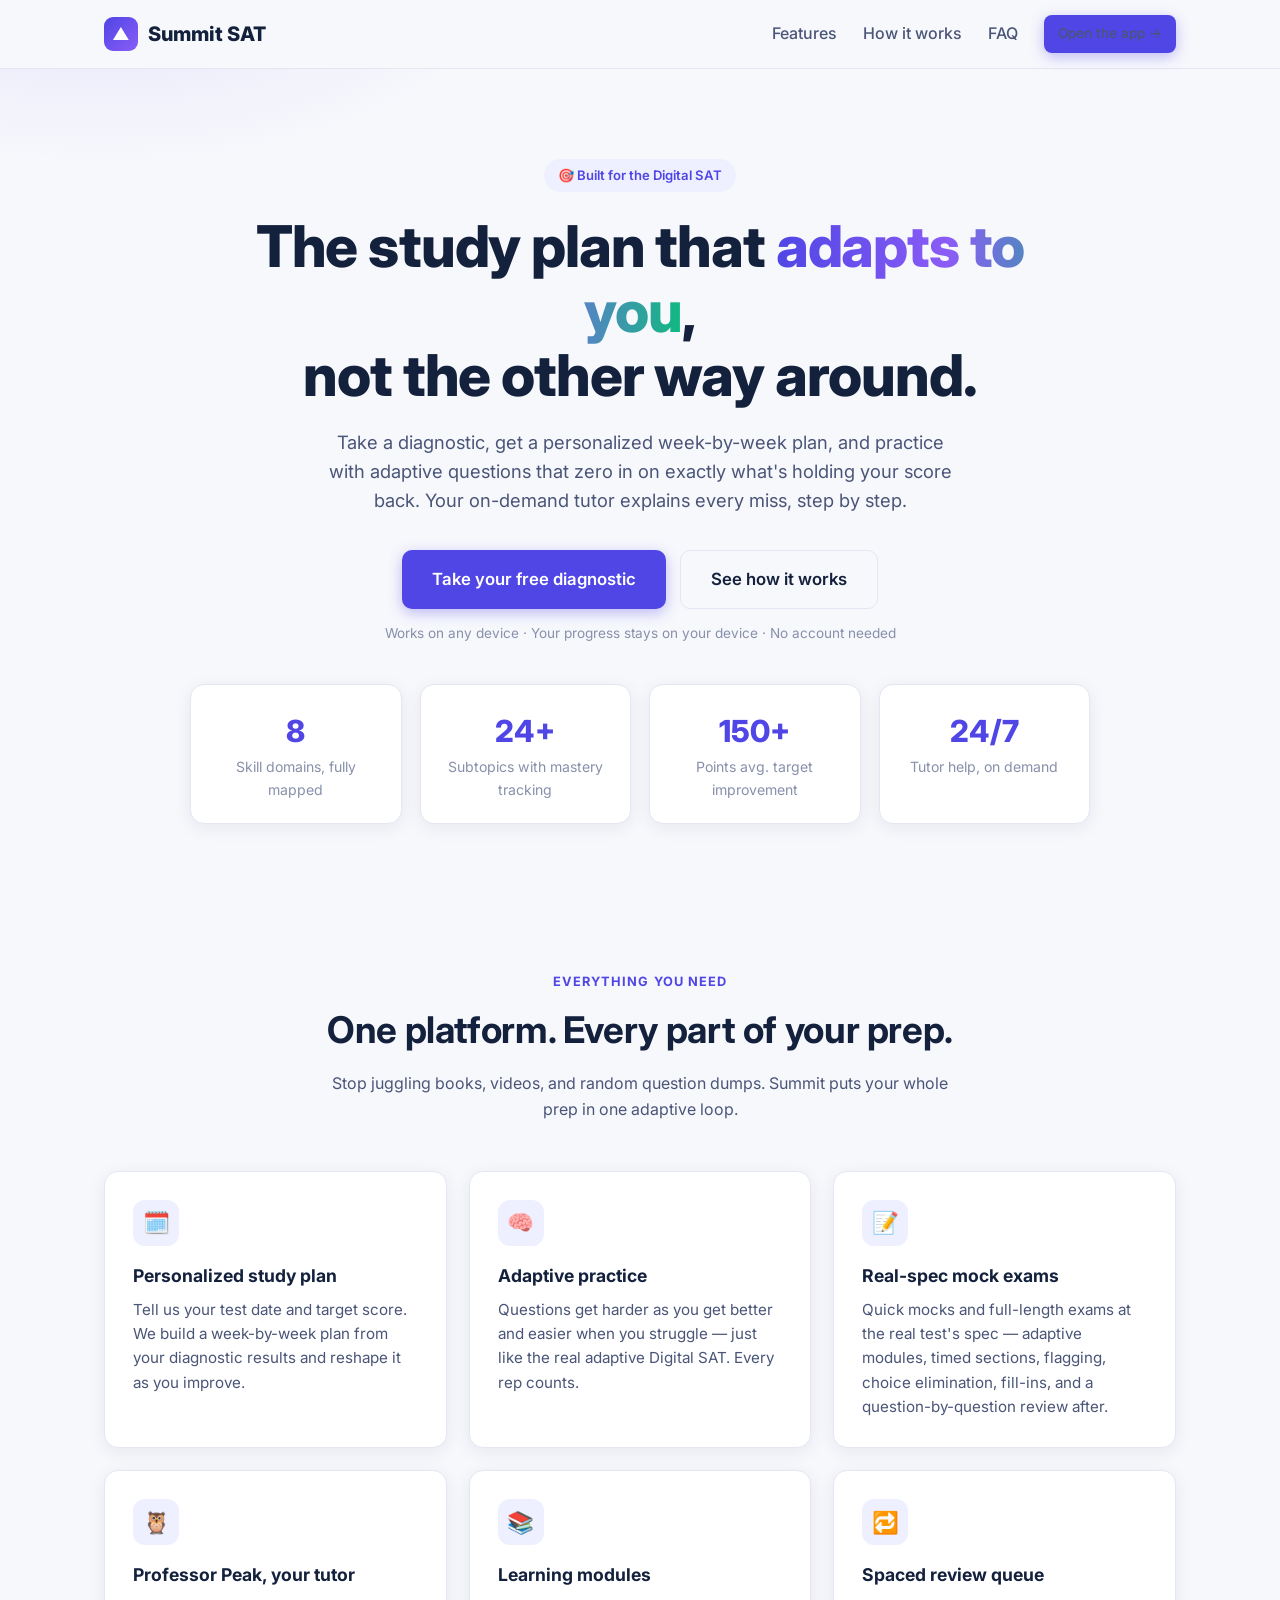
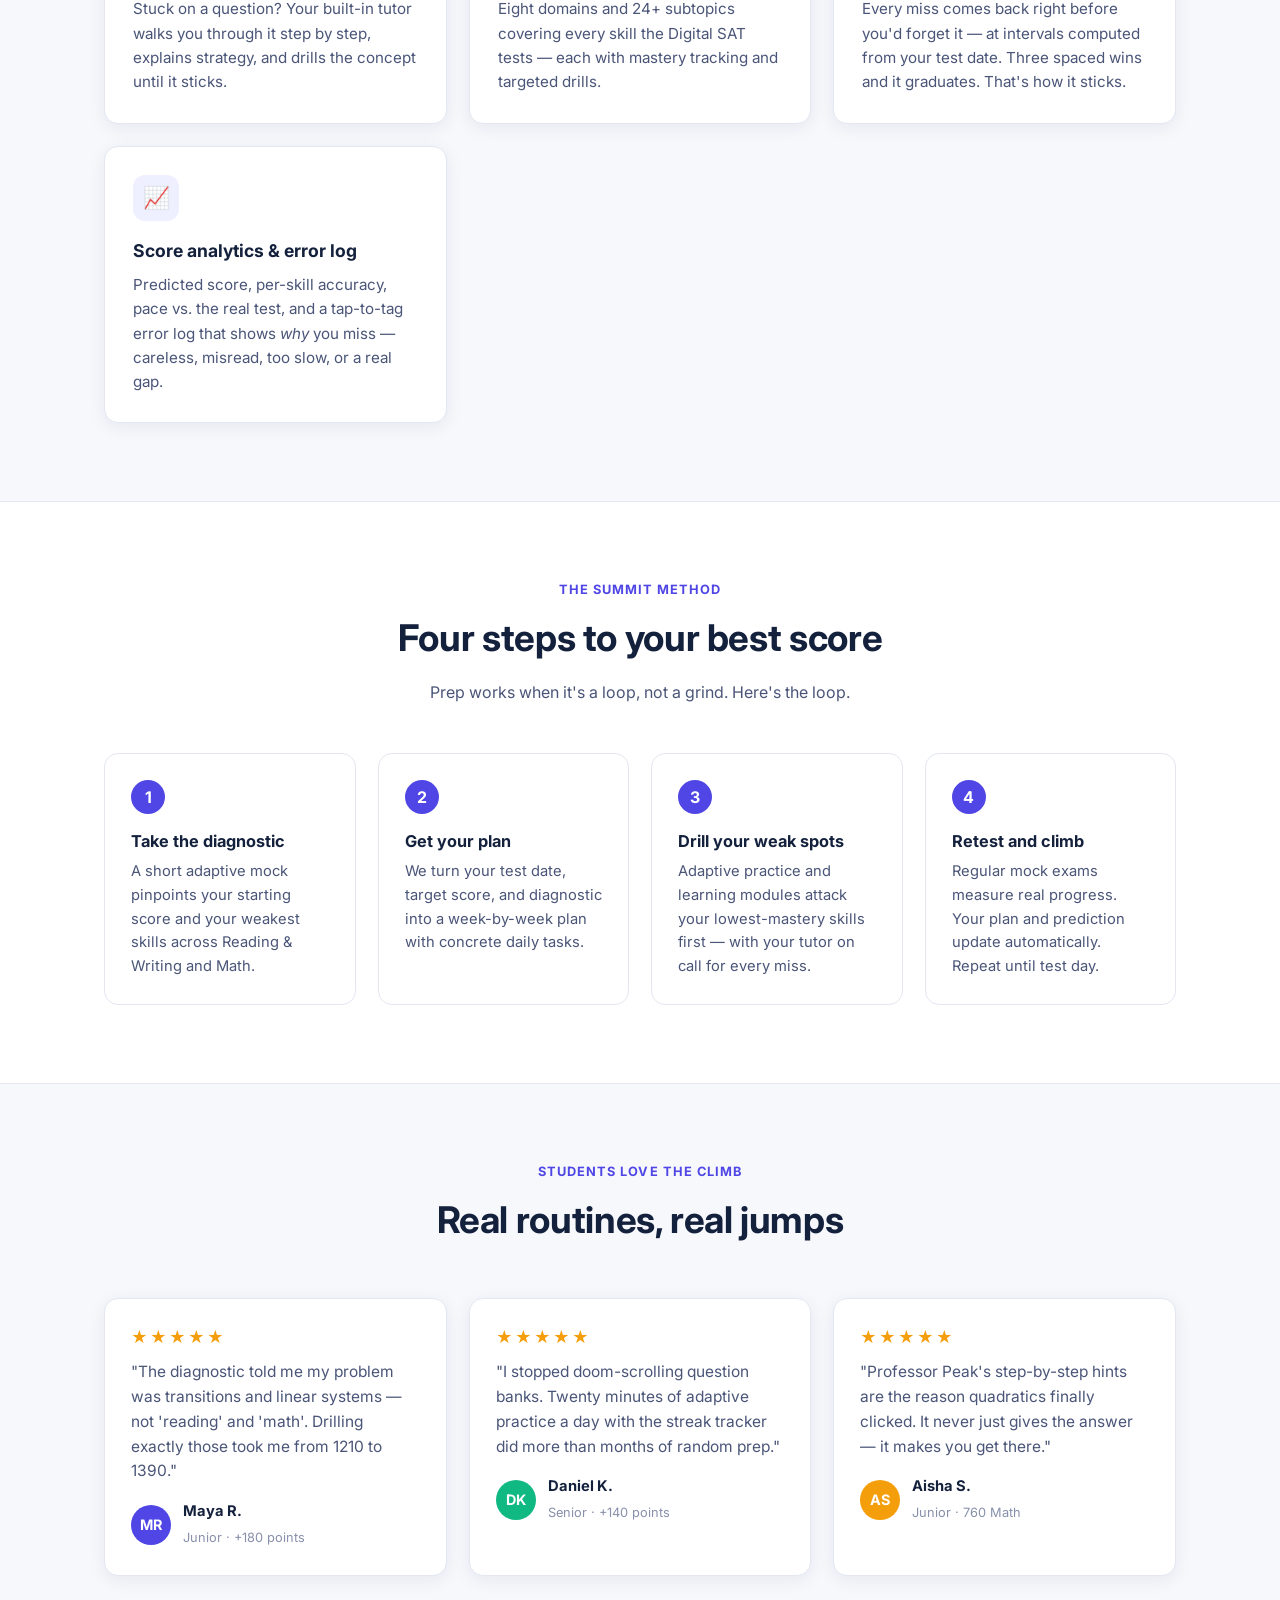
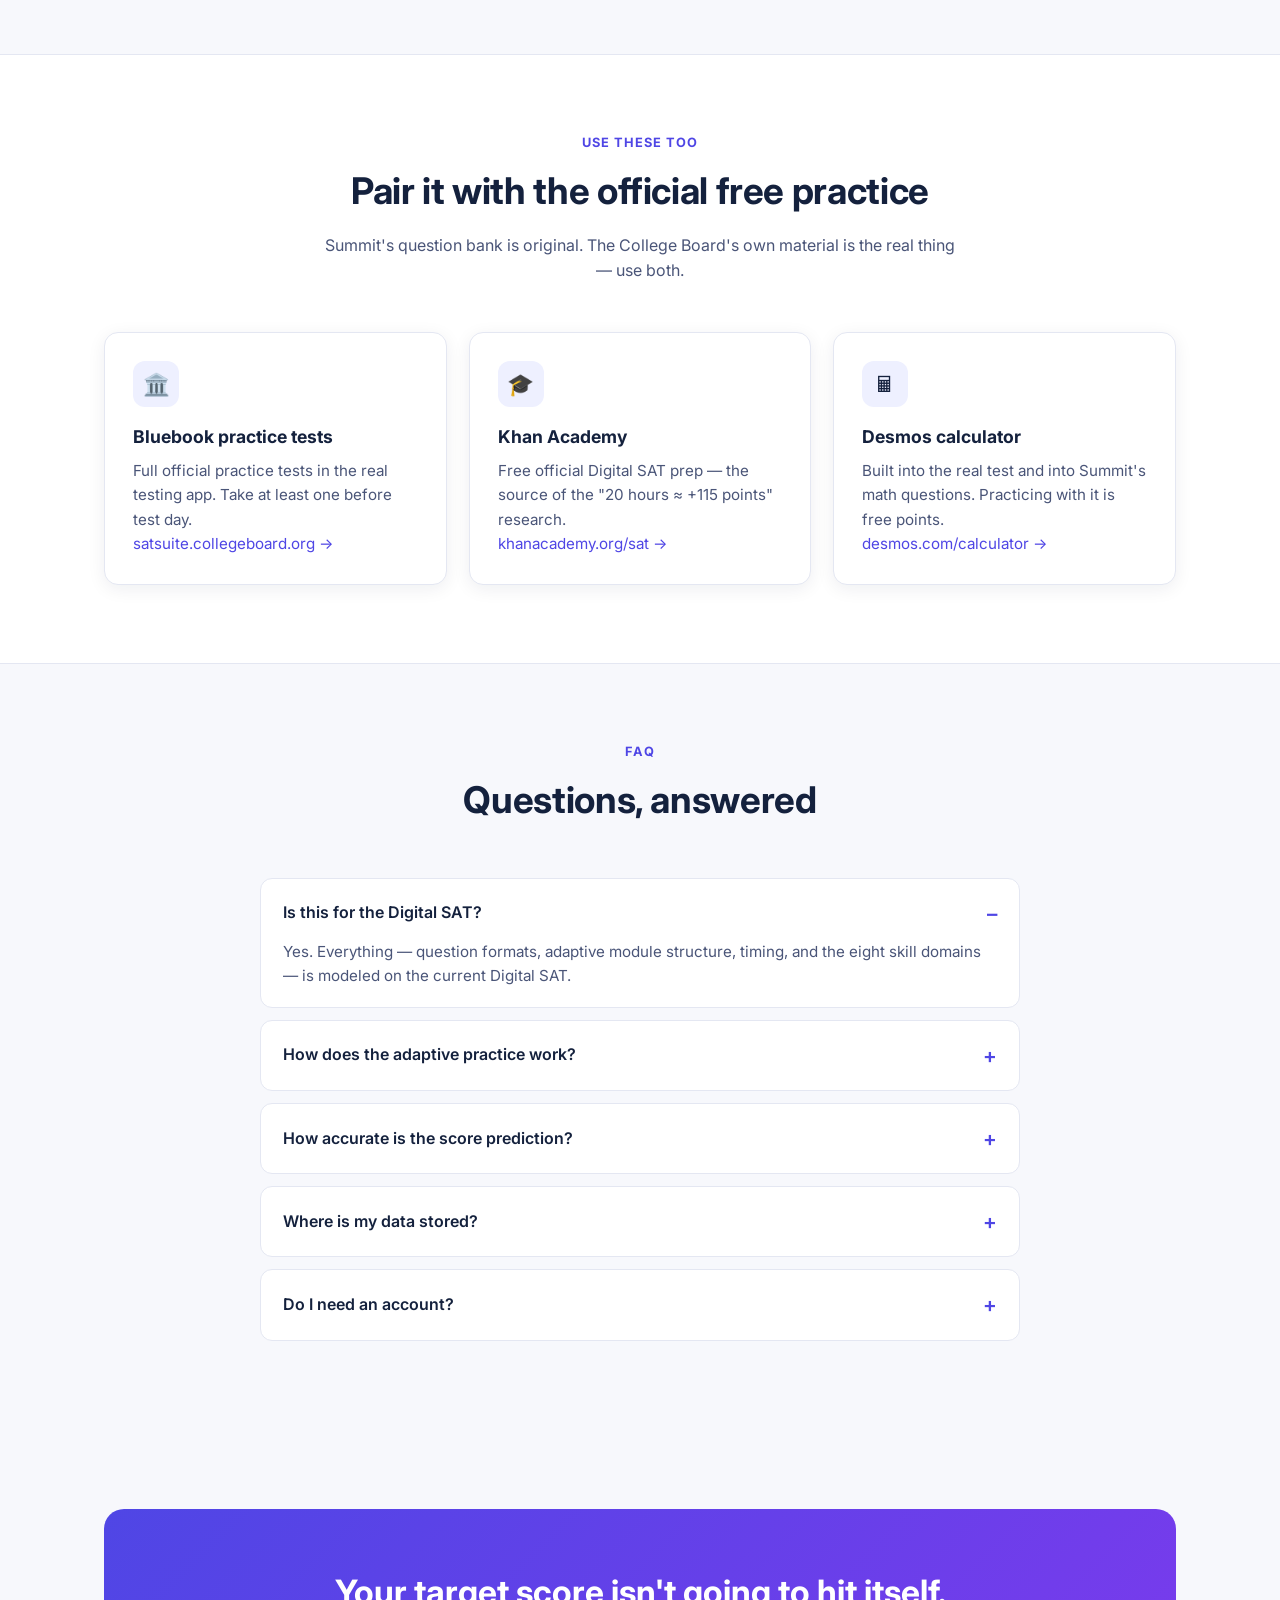
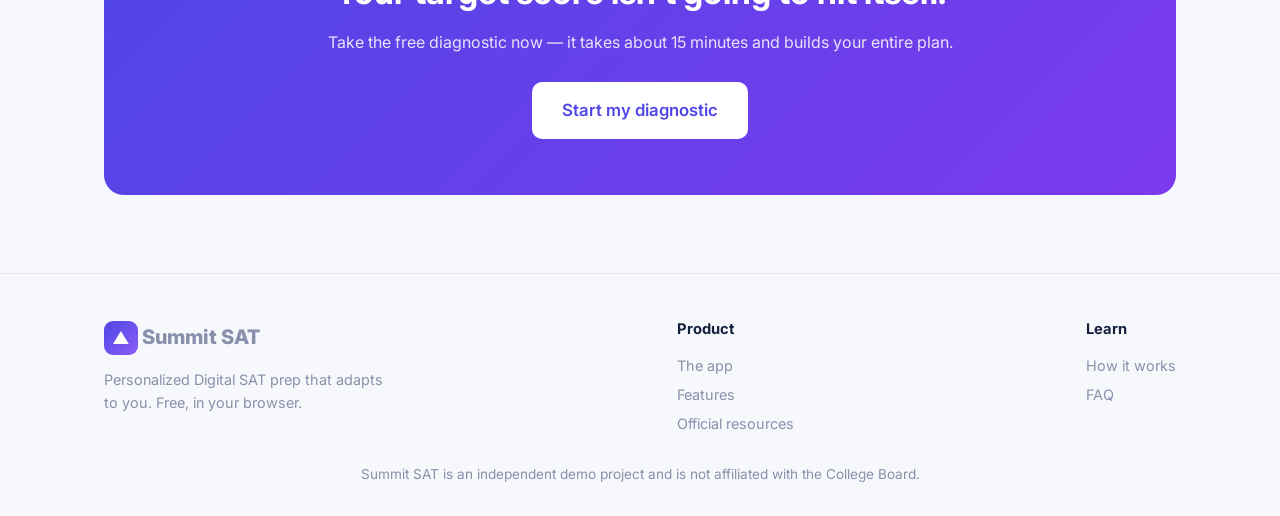
<file: index.html>
<!DOCTYPE html>
<html lang="en">
<head>
<meta charset="UTF-8">
<meta name="viewport" content="width=device-width, initial-scale=1.0">
<title>Summit SAT — Personalized Digital SAT Prep</title>
<meta name="description" content="Summit SAT builds you a personalized study plan, adapts practice to your weak spots, and coaches you through every question — so you walk into test day ready.">
<link rel="icon" href="data:image/svg+xml,<svg xmlns='http://www.w3.org/2000/svg' viewBox='0 0 100 100'><text y='.9em' font-size='90'>⛰️</text></svg>">
<link rel="preconnect" href="https://fonts.googleapis.com">
<link rel="preconnect" href="https://fonts.gstatic.com" crossorigin>
<link href="https://fonts.googleapis.com/css2?family=Inter:wght@400;500;600;700;800&display=swap" rel="stylesheet">
<link rel="stylesheet" href="css/style.css">
</head>
<body>

<header class="site-nav">
  <div class="container">
    <a class="logo" href="index.html"><span class="logo-mark">▲</span> Summit&nbsp;SAT</a>
    <nav class="nav-links">
      <a href="#features">Features</a>
      <a href="#how">How it works</a>
      <a href="#faq">FAQ</a>
      <a class="btn btn-primary btn-sm" href="app.html">Open the app →</a>
    </nav>
  </div>
</header>

<!-- ============ HERO ============ -->
<section class="hero">
  <div class="container">
    <span class="badge-pill">🎯 Built for the Digital SAT</span>
    <h1>The study plan that <span class="grad">adapts to you</span>,<br>not the other way around.</h1>
    <p class="sub">
      Take a diagnostic, get a personalized week-by-week plan, and practice with
      adaptive questions that zero in on exactly what's holding your score back.
      Your on-demand tutor explains every miss, step by step.
    </p>
    <div class="hero-cta">
      <a class="btn btn-primary btn-lg" href="app.html">Take your free diagnostic</a>
      <a class="btn btn-ghost btn-lg" href="#how">See how it works</a>
    </div>
    <p class="hero-note">Works on any device · Your progress stays on your device · No account needed</p>

    <div class="stats-band">
      <div class="stat-card"><div class="num">8</div><div class="lbl">Skill domains, fully mapped</div></div>
      <div class="stat-card"><div class="num">24+</div><div class="lbl">Subtopics with mastery tracking</div></div>
      <div class="stat-card"><div class="num">150+</div><div class="lbl">Points avg. target improvement</div></div>
      <div class="stat-card"><div class="num">24/7</div><div class="lbl">Tutor help, on demand</div></div>
    </div>
  </div>
</section>

<!-- ============ FEATURES ============ -->
<section class="section" id="features">
  <div class="container">
    <div class="section-head">
      <div class="eyebrow">Everything you need</div>
      <h2>One platform. Every part of your prep.</h2>
      <p>Stop juggling books, videos, and random question dumps. Summit puts your whole prep in one adaptive loop.</p>
    </div>
    <div class="grid-3">
      <div class="feature-card">
        <div class="icon">🗓️</div>
        <h3>Personalized study plan</h3>
        <p>Tell us your test date and target score. We build a week-by-week plan from your diagnostic results and reshape it as you improve.</p>
      </div>
      <div class="feature-card">
        <div class="icon">🧠</div>
        <h3>Adaptive practice</h3>
        <p>Questions get harder as you get better and easier when you struggle — just like the real adaptive Digital SAT. Every rep counts.</p>
      </div>
      <div class="feature-card">
        <div class="icon">📝</div>
        <h3>Real-spec mock exams</h3>
        <p>Quick mocks and full-length exams at the real test's spec — adaptive modules, timed sections, flagging, choice elimination, fill-ins, and a question-by-question review after.</p>
      </div>
      <div class="feature-card">
        <div class="icon">🦉</div>
        <h3>Professor Peak, your tutor</h3>
        <p>Stuck on a question? Your built-in tutor walks you through it step by step, explains strategy, and drills the concept until it sticks.</p>
      </div>
      <div class="feature-card">
        <div class="icon">📚</div>
        <h3>Learning modules</h3>
        <p>Eight domains and 24+ subtopics covering every skill the Digital SAT tests — each with mastery tracking and targeted drills.</p>
      </div>
      <div class="feature-card">
        <div class="icon">🔁</div>
        <h3>Spaced review queue</h3>
        <p>Every miss comes back right before you'd forget it — at intervals computed from your test date. Three spaced wins and it graduates. That's how it sticks.</p>
      </div>
      <div class="feature-card">
        <div class="icon">📈</div>
        <h3>Score analytics &amp; error log</h3>
        <p>Predicted score, per-skill accuracy, pace vs. the real test, and a tap-to-tag error log that shows <em>why</em> you miss — careless, misread, too slow, or a real gap.</p>
      </div>
    </div>
  </div>
</section>

<!-- ============ HOW IT WORKS ============ -->
<section class="section alt" id="how">
  <div class="container">
    <div class="section-head">
      <div class="eyebrow">The Summit method</div>
      <h2>Four steps to your best score</h2>
      <p>Prep works when it's a loop, not a grind. Here's the loop.</p>
    </div>
    <div class="steps">
      <div class="step">
        <h3>Take the diagnostic</h3>
        <p>A short adaptive mock pinpoints your starting score and your weakest skills across Reading &amp; Writing and Math.</p>
      </div>
      <div class="step">
        <h3>Get your plan</h3>
        <p>We turn your test date, target score, and diagnostic into a week-by-week plan with concrete daily tasks.</p>
      </div>
      <div class="step">
        <h3>Drill your weak spots</h3>
        <p>Adaptive practice and learning modules attack your lowest-mastery skills first — with your tutor on call for every miss.</p>
      </div>
      <div class="step">
        <h3>Retest and climb</h3>
        <p>Regular mock exams measure real progress. Your plan and prediction update automatically. Repeat until test day.</p>
      </div>
    </div>
  </div>
</section>

<!-- ============ TESTIMONIALS ============ -->
<section class="section">
  <div class="container">
    <div class="section-head">
      <div class="eyebrow">Students love the climb</div>
      <h2>Real routines, real jumps</h2>
    </div>
    <div class="grid-3">
      <div class="quote-card">
        <div class="stars">★★★★★</div>
        <blockquote>"The diagnostic told me my problem was transitions and linear systems — not 'reading' and 'math'. Drilling exactly those took me from 1210 to 1390."</blockquote>
        <div class="who">
          <div class="avatar" style="background:#4f46e5">MR</div>
          <div><b>Maya R.</b><span>Junior · +180 points</span></div>
        </div>
      </div>
      <div class="quote-card">
        <div class="stars">★★★★★</div>
        <blockquote>"I stopped doom-scrolling question banks. Twenty minutes of adaptive practice a day with the streak tracker did more than months of random prep."</blockquote>
        <div class="who">
          <div class="avatar" style="background:#10b981">DK</div>
          <div><b>Daniel K.</b><span>Senior · +140 points</span></div>
        </div>
      </div>
      <div class="quote-card">
        <div class="stars">★★★★★</div>
        <blockquote>"Professor Peak's step-by-step hints are the reason quadratics finally clicked. It never just gives the answer — it makes you get there."</blockquote>
        <div class="who">
          <div class="avatar" style="background:#f59e0b">AS</div>
          <div><b>Aisha S.</b><span>Junior · 760 Math</span></div>
        </div>
      </div>
    </div>
  </div>
</section>

<!-- ============ OFFICIAL RESOURCES ============ -->
<section class="section alt" id="official">
  <div class="container">
    <div class="section-head">
      <div class="eyebrow">Use these too</div>
      <h2>Pair it with the official free practice</h2>
      <p>Summit's question bank is original. The College Board's own material is the real thing — use both.</p>
    </div>
    <div class="grid-3">
      <div class="feature-card">
        <div class="icon">🏛️</div>
        <h3>Bluebook practice tests</h3>
        <p>Full official practice tests in the real testing app. Take at least one before test day.</p>
        <p><a href="https://satsuite.collegeboard.org/practice" target="_blank" rel="noopener">satsuite.collegeboard.org →</a></p>
      </div>
      <div class="feature-card">
        <div class="icon">🎓</div>
        <h3>Khan Academy</h3>
        <p>Free official Digital SAT prep — the source of the "20 hours ≈ +115 points" research.</p>
        <p><a href="https://www.khanacademy.org/sat" target="_blank" rel="noopener">khanacademy.org/sat →</a></p>
      </div>
      <div class="feature-card">
        <div class="icon">🖩</div>
        <h3>Desmos calculator</h3>
        <p>Built into the real test and into Summit's math questions. Practicing with it is free points.</p>
        <p><a href="https://www.desmos.com/calculator" target="_blank" rel="noopener">desmos.com/calculator →</a></p>
      </div>
    </div>
  </div>
</section>

<!-- ============ FAQ ============ -->
<section class="section" id="faq">
  <div class="container">
    <div class="section-head">
      <div class="eyebrow">FAQ</div>
      <h2>Questions, answered</h2>
    </div>
    <div class="faq">
      <details open>
        <summary>Is this for the Digital SAT?</summary>
        <p>Yes. Everything — question formats, adaptive module structure, timing, and the eight skill domains — is modeled on the current Digital SAT.</p>
      </details>
      <details>
        <summary>How does the adaptive practice work?</summary>
        <p>Every question has a difficulty level and a skill tag. Answer correctly and the next question gets harder; miss, and it eases off while your tutor explains the concept. Your per-skill mastery score decides what you see next.</p>
      </details>
      <details>
        <summary>How accurate is the score prediction?</summary>
        <p>Your prediction is computed from your mock exam performance, weighted by question difficulty, and refined as you complete more practice. The more you do, the tighter the estimate.</p>
      </details>
      <details>
        <summary>Where is my data stored?</summary>
        <p>In this demo, all of your progress — diagnostics, plans, streaks, mastery — is stored locally in your browser. Nothing leaves your device. You can reset it anytime from Settings.</p>
      </details>
      <details>
        <summary>Do I need an account?</summary>
        <p>No. Open the app, take the diagnostic, and start climbing. Your browser remembers your progress.</p>
      </details>
    </div>
  </div>
</section>

<!-- ============ CTA ============ -->
<section class="section">
  <div class="container">
    <div class="cta-banner">
      <h2>Your target score isn't going to hit itself.</h2>
      <p>Take the free diagnostic now — it takes about 15 minutes and builds your entire plan.</p>
      <a class="btn btn-lg" href="app.html">Start my diagnostic</a>
    </div>
  </div>
</section>

<footer class="site-footer">
  <div class="container">
    <div class="cols">
      <div>
        <a class="logo" href="index.html" style="margin-bottom:10px"><span class="logo-mark">▲</span> Summit SAT</a>
        <p style="max-width:280px">Personalized Digital SAT prep that adapts to you. Free, in your browser.</p>
      </div>
      <div>
        <h4>Product</h4>
        <a href="app.html">The app</a>
        <a href="index.html#features">Features</a>
        <a href="index.html#official">Official resources</a>
      </div>
      <div>
        <h4>Learn</h4>
        <a href="index.html#how">How it works</a>
        <a href="index.html#faq">FAQ</a>
      </div>
    </div>
    <div class="center small">Summit SAT is an independent demo project and is not affiliated with the College Board.</div>
  </div>
</footer>

</body>
</html>
</file>
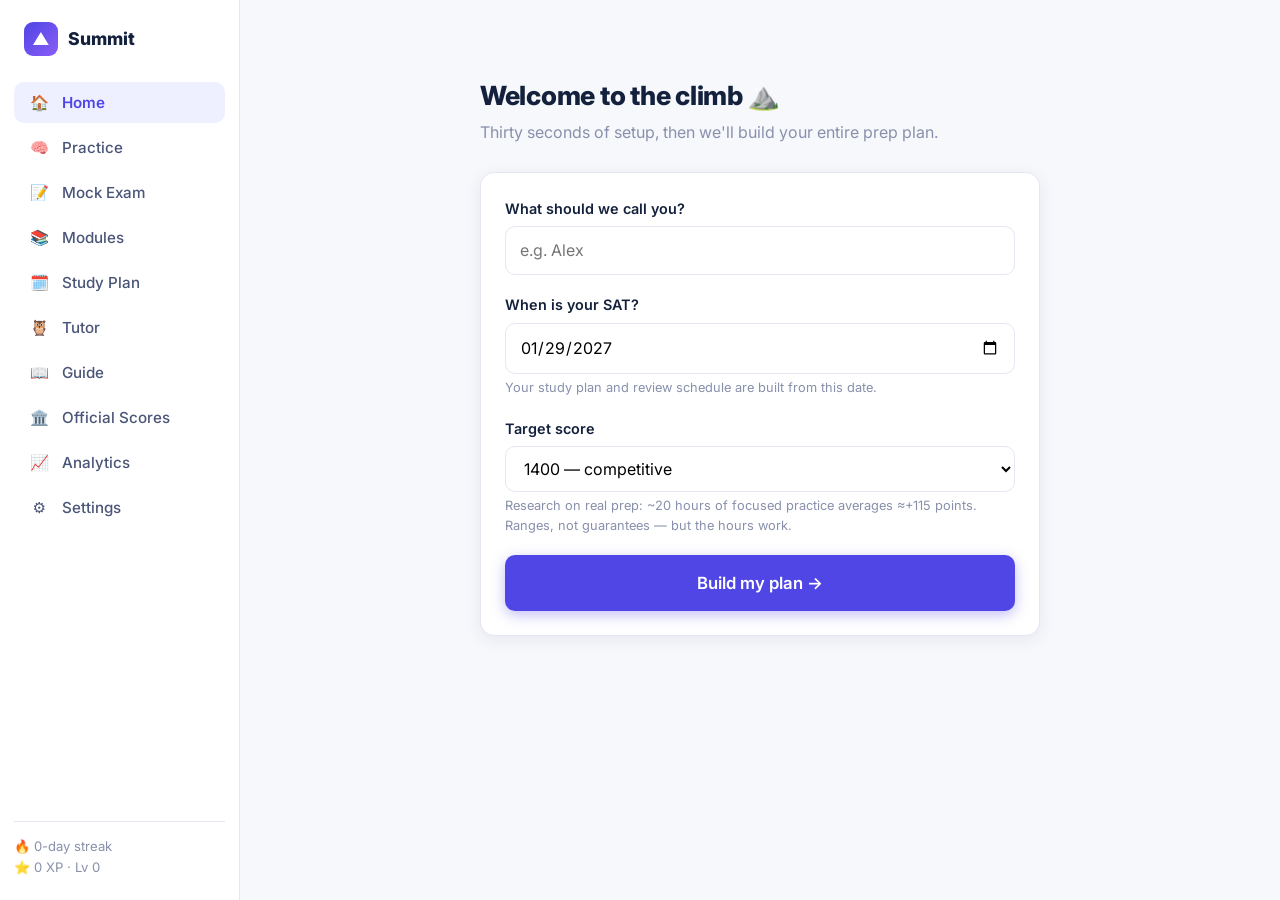
<file: app.html>
<!DOCTYPE html>
<html lang="en">
<head>
<meta charset="UTF-8">
<meta name="viewport" content="width=device-width, initial-scale=1.0">
<title>Summit SAT — Your Prep Home</title>
<meta name="description" content="Your personalized Digital SAT prep dashboard: adaptive practice, mock exams, study plan, tutor, and analytics.">
<link rel="icon" href="data:image/svg+xml,<svg xmlns='http://www.w3.org/2000/svg' viewBox='0 0 100 100'><text y='.9em' font-size='90'>⛰️</text></svg>">
<link rel="preconnect" href="https://fonts.googleapis.com">
<link rel="preconnect" href="https://fonts.gstatic.com" crossorigin>
<link href="https://fonts.googleapis.com/css2?family=Inter:wght@400;500;600;700;800&display=swap" rel="stylesheet">
<link rel="stylesheet" href="css/style.css">
</head>
<body>

<div class="app-shell">

  <aside class="sidebar">
    <a class="logo" href="index.html"><span class="logo-mark">▲</span> <span class="lbl">Summit</span></a>
    <nav id="side-nav">
      <button class="side-link" data-view="dashboard"><span class="ico">🏠</span><span class="lbl">Home</span></button>
      <button class="side-link" data-view="practice"><span class="ico">🧠</span><span class="lbl">Practice</span></button>
      <button class="side-link" data-view="exam"><span class="ico">📝</span><span class="lbl">Mock Exam</span></button>
      <button class="side-link" data-view="modules"><span class="ico">📚</span><span class="lbl">Modules</span></button>
      <button class="side-link" data-view="plan"><span class="ico">🗓️</span><span class="lbl">Study Plan</span></button>
      <button class="side-link" data-view="tutor"><span class="ico">🦉</span><span class="lbl">Tutor</span></button>
      <button class="side-link" data-view="guide"><span class="ico">📖</span><span class="lbl">Guide</span></button>
      <button class="side-link" data-view="official"><span class="ico">🏛️</span><span class="lbl">Official Scores</span></button>
      <button class="side-link" data-view="analytics"><span class="ico">📈</span><span class="lbl">Analytics</span></button>
      <button class="side-link" data-view="settings"><span class="ico">⚙️</span><span class="lbl">Settings</span></button>
    </nav>
    <div class="side-footer">
      <div id="side-streak">🔥 0-day streak</div>
      <div id="side-xp">⭐ 0 XP · Lv 0</div>
    </div>
  </aside>

  <main class="app-main" id="main">
    <!-- views are rendered here by js/app.js -->
  </main>

</div>

<div id="toast"></div>

<script src="js/questions.js"></script>
<script src="js/videos.js"></script>
<script src="js/tutor.js"></script>
<script src="js/app.js"></script>
</body>
</html>
</file>
<file: css/style.css>
/* ============================================================
   Summit SAT — global styles
   ============================================================ */
:root {
  --bg: #f7f8fc;
  --surface: #ffffff;
  --ink: #14213d;
  --ink-soft: #4a5578;
  --muted: #8890ab;
  --line: #e4e7f2;
  --brand: #4f46e5;
  --brand-dark: #3b34b8;
  --brand-soft: #eef0ff;
  --accent: #10b981;
  --accent-soft: #e7f8f1;
  --warn: #f59e0b;
  --warn-soft: #fef3dd;
  --danger: #ef4444;
  --danger-soft: #fdeaea;
  --radius: 14px;
  --shadow: 0 4px 18px rgba(20, 33, 61, 0.07);
  --shadow-lg: 0 12px 40px rgba(20, 33, 61, 0.12);
  --nav-bg: rgba(247, 248, 252, 0.85);
  --font: "Inter", "Segoe UI", system-ui, -apple-system, sans-serif;
}

/* ---------- dark theme ---------- */
@media (prefers-color-scheme: dark) {
  :root:not([data-theme="light"]) {
    --bg: #0f1220;
    --surface: #171b2e;
    --ink: #e8eaf6;
    --ink-soft: #b3bad4;
    --muted: #7e88ab;
    --line: #2a3050;
    --brand: #7b7df7;
    --brand-dark: #9294f9;
    --brand-soft: #232456;
    --accent: #34d399;
    --accent-soft: #123a2e;
    --warn: #fbbf24;
    --warn-soft: #3a2c0d;
    --danger: #f87171;
    --danger-soft: #3d1a1a;
    --shadow: 0 4px 18px rgba(0, 0, 0, 0.35);
    --shadow-lg: 0 12px 40px rgba(0, 0, 0, 0.5);
    --nav-bg: rgba(15, 18, 32, 0.85);
  }
}
:root[data-theme="dark"] {
  --bg: #0f1220;
  --surface: #171b2e;
  --ink: #e8eaf6;
  --ink-soft: #b3bad4;
  --muted: #7e88ab;
  --line: #2a3050;
  --brand: #7b7df7;
  --brand-dark: #9294f9;
  --brand-soft: #232456;
  --accent: #34d399;
  --accent-soft: #123a2e;
  --warn: #fbbf24;
  --warn-soft: #3a2c0d;
  --danger: #f87171;
  --danger-soft: #3d1a1a;
  --shadow: 0 4px 18px rgba(0, 0, 0, 0.35);
  --shadow-lg: 0 12px 40px rgba(0, 0, 0, 0.5);
  --nav-bg: rgba(15, 18, 32, 0.85);
}

* { box-sizing: border-box; margin: 0; padding: 0; }

html { scroll-behavior: smooth; }

body {
  font-family: var(--font);
  background: var(--bg);
  color: var(--ink);
  line-height: 1.6;
  -webkit-font-smoothing: antialiased;
}

a { color: var(--brand); text-decoration: none; }
a:hover { text-decoration: underline; }

img { max-width: 100%; }

.container { max-width: 1120px; margin: 0 auto; padding: 0 24px; }

/* ---------- Buttons ---------- */
.btn {
  display: inline-flex;
  align-items: center;
  justify-content: center;
  gap: 8px;
  font: inherit;
  font-weight: 600;
  border: none;
  border-radius: 10px;
  padding: 12px 22px;
  cursor: pointer;
  transition: transform .12s ease, box-shadow .12s ease, background .12s ease;
  text-decoration: none !important;
}
.btn:active { transform: translateY(1px); }
.btn-primary { background: var(--brand); color: #fff; box-shadow: 0 4px 14px rgba(79,70,229,.35); }
.btn-primary:hover { background: var(--brand-dark); }
.btn-ghost { background: transparent; color: var(--ink); border: 1.5px solid var(--line); }
.btn-ghost:hover { border-color: var(--brand); color: var(--brand); }
.btn-accent { background: var(--accent); color: #fff; box-shadow: 0 4px 14px rgba(16,185,129,.35); }
.btn-accent:hover { filter: brightness(.95); }
.btn-danger { background: var(--danger-soft); color: var(--danger); }
.btn-sm { padding: 8px 14px; font-size: .85rem; border-radius: 8px; }
.btn-lg { padding: 15px 30px; font-size: 1.05rem; }
.btn-block { width: 100%; }
.btn[disabled] { opacity: .5; cursor: not-allowed; }

/* ---------- Nav (marketing pages) ---------- */
.site-nav {
  position: sticky; top: 0; z-index: 50;
  background: var(--nav-bg);
  backdrop-filter: blur(10px);
  border-bottom: 1px solid var(--line);
}
.site-nav .container {
  display: flex; align-items: center; justify-content: space-between;
  height: 68px;
}
.logo {
  display: flex; align-items: center; gap: 10px;
  font-weight: 800; font-size: 1.25rem; color: var(--ink);
  text-decoration: none !important;
}
.logo-mark {
  width: 34px; height: 34px; border-radius: 9px;
  background: linear-gradient(135deg, var(--brand), #8b5cf6);
  display: inline-flex; align-items: center; justify-content: center;
  color: #fff; font-size: 1.05rem; font-weight: 800;
}
.nav-links { display: flex; align-items: center; gap: 26px; }
.nav-links a { color: var(--ink-soft); font-weight: 500; }
.nav-links a:hover { color: var(--brand); text-decoration: none; }

/* ---------- Hero ---------- */
.hero { padding: 90px 0 70px; text-align: center; position: relative; overflow: hidden; }
.hero::before {
  content: ""; position: absolute; inset: -40% -20% auto;
  height: 130%; z-index: -1;
  background:
    radial-gradient(600px 300px at 20% 20%, rgba(79,70,229,.12), transparent 70%),
    radial-gradient(600px 300px at 80% 10%, rgba(16,185,129,.10), transparent 70%);
}
.hero h1 {
  font-size: clamp(2.2rem, 5vw, 3.6rem);
  line-height: 1.12; letter-spacing: -.02em; font-weight: 800;
  max-width: 820px; margin: 0 auto 20px;
}
.hero h1 .grad {
  background: linear-gradient(90deg, var(--brand), #8b5cf6, var(--accent));
  -webkit-background-clip: text; background-clip: text; color: transparent;
}
.hero p.sub {
  font-size: 1.15rem; color: var(--ink-soft);
  max-width: 640px; margin: 0 auto 34px;
}
.hero-cta { display: flex; gap: 14px; justify-content: center; flex-wrap: wrap; }
.hero-note { margin-top: 14px; font-size: .85rem; color: var(--muted); }

.badge-pill {
  display: inline-flex; align-items: center; gap: 8px;
  background: var(--brand-soft); color: var(--brand);
  font-size: .82rem; font-weight: 600;
  padding: 6px 14px; border-radius: 999px; margin-bottom: 22px;
}

/* ---------- Stats band ---------- */
.stats-band {
  display: grid; grid-template-columns: repeat(auto-fit, minmax(180px, 1fr));
  gap: 18px; margin: 40px auto 0; max-width: 900px;
}
.stat-card {
  background: var(--surface); border: 1px solid var(--line);
  border-radius: var(--radius); padding: 22px; box-shadow: var(--shadow);
}
.stat-card .num { font-size: 1.9rem; font-weight: 800; color: var(--brand); }
.stat-card .lbl { color: var(--muted); font-size: .88rem; }

/* ---------- Sections ---------- */
.section { padding: 78px 0; }
.section.alt { background: var(--surface); border-top: 1px solid var(--line); border-bottom: 1px solid var(--line); }
.section-head { text-align: center; max-width: 640px; margin: 0 auto 48px; }
.section-head .eyebrow {
  color: var(--brand); font-weight: 700; letter-spacing: .08em;
  text-transform: uppercase; font-size: .8rem;
}
.section-head h2 { font-size: clamp(1.6rem, 3.4vw, 2.3rem); letter-spacing: -.01em; margin: 8px 0 12px; }
.section-head p { color: var(--ink-soft); }

.grid-3 { display: grid; grid-template-columns: repeat(auto-fit, minmax(280px, 1fr)); gap: 22px; }
.grid-2 { display: grid; grid-template-columns: repeat(auto-fit, minmax(340px, 1fr)); gap: 22px; }

.feature-card {
  background: var(--surface); border: 1px solid var(--line);
  border-radius: var(--radius); padding: 28px; box-shadow: var(--shadow);
  transition: transform .15s ease, box-shadow .15s ease;
}
.feature-card:hover { transform: translateY(-3px); box-shadow: var(--shadow-lg); }
.feature-card .icon {
  width: 46px; height: 46px; border-radius: 12px;
  display: flex; align-items: center; justify-content: center;
  font-size: 1.35rem; margin-bottom: 16px;
  background: var(--brand-soft);
}
.feature-card h3 { font-size: 1.1rem; margin-bottom: 8px; }
.feature-card p { color: var(--ink-soft); font-size: .95rem; }

/* ---------- How it works ---------- */
.steps { display: grid; grid-template-columns: repeat(auto-fit, minmax(230px, 1fr)); gap: 22px; counter-reset: step; }
.step {
  background: var(--surface); border: 1px solid var(--line);
  border-radius: var(--radius); padding: 26px; position: relative;
}
.step::before {
  counter-increment: step; content: counter(step);
  display: inline-flex; align-items: center; justify-content: center;
  width: 34px; height: 34px; border-radius: 50%;
  background: var(--brand); color: #fff; font-weight: 700;
  margin-bottom: 14px;
}
.step h3 { font-size: 1.02rem; margin-bottom: 6px; }
.step p { color: var(--ink-soft); font-size: .92rem; }

/* ---------- Testimonials ---------- */
.quote-card {
  background: var(--surface); border: 1px solid var(--line);
  border-radius: var(--radius); padding: 26px; box-shadow: var(--shadow);
}
.quote-card .stars { color: var(--warn); letter-spacing: 2px; margin-bottom: 10px; }
.quote-card blockquote { font-size: .97rem; color: var(--ink-soft); margin-bottom: 16px; }
.quote-card .who { display: flex; align-items: center; gap: 12px; }
.quote-card .avatar {
  width: 40px; height: 40px; border-radius: 50%;
  display: flex; align-items: center; justify-content: center;
  font-weight: 700; color: #fff; font-size: .9rem;
}
.quote-card .who b { display: block; font-size: .92rem; }
.quote-card .who span { color: var(--muted); font-size: .8rem; }

/* ---------- Pricing ---------- */
.plans { display: grid; grid-template-columns: repeat(auto-fit, minmax(280px, 1fr)); gap: 24px; align-items: stretch; }
.plan {
  background: var(--surface); border: 1.5px solid var(--line);
  border-radius: var(--radius); padding: 32px 28px;
  display: flex; flex-direction: column; box-shadow: var(--shadow);
  position: relative;
}
.plan.featured { border-color: var(--brand); box-shadow: var(--shadow-lg); }
.plan .flag {
  position: absolute; top: -13px; left: 50%; transform: translateX(-50%);
  background: var(--brand); color: #fff; font-size: .75rem; font-weight: 700;
  padding: 4px 14px; border-radius: 999px; white-space: nowrap;
}
.plan h3 { font-size: 1.15rem; }
.plan .price { font-size: 2.4rem; font-weight: 800; margin: 10px 0 2px; }
.plan .price small { font-size: .95rem; color: var(--muted); font-weight: 500; }
.plan .desc { color: var(--muted); font-size: .88rem; margin-bottom: 20px; }
.plan ul { list-style: none; margin: 0 0 26px; flex: 1; }
.plan ul li { padding: 7px 0 7px 28px; position: relative; font-size: .93rem; color: var(--ink-soft); }
.plan ul li::before { content: "✓"; position: absolute; left: 0; color: var(--accent); font-weight: 700; }
.plan ul li.no { opacity: .45; }
.plan ul li.no::before { content: "✕"; color: var(--muted); }

/* ---------- FAQ ---------- */
.faq { max-width: 760px; margin: 0 auto; }
.faq details {
  background: var(--surface); border: 1px solid var(--line);
  border-radius: 12px; padding: 18px 22px; margin-bottom: 12px;
}
.faq summary { font-weight: 600; cursor: pointer; list-style: none; display: flex; justify-content: space-between; align-items: center; }
.faq summary::after { content: "+"; font-size: 1.3rem; color: var(--brand); }
.faq details[open] summary::after { content: "–"; }
.faq details p { margin-top: 10px; color: var(--ink-soft); font-size: .95rem; }

/* ---------- CTA banner ---------- */
.cta-banner {
  background: linear-gradient(135deg, var(--brand), #7c3aed);
  border-radius: 20px; padding: 56px 40px; text-align: center; color: #fff;
}
.cta-banner h2 { font-size: clamp(1.5rem, 3vw, 2.1rem); margin-bottom: 12px; }
.cta-banner p { opacity: .85; margin-bottom: 26px; }
.cta-banner .btn { background: #fff; color: var(--brand); }

/* ---------- Footer ---------- */
.site-footer { border-top: 1px solid var(--line); padding: 44px 0 30px; color: var(--muted); font-size: .9rem; }
.site-footer .cols { display: flex; flex-wrap: wrap; gap: 40px; justify-content: space-between; margin-bottom: 26px; }
.site-footer h4 { color: var(--ink); font-size: .92rem; margin-bottom: 10px; }
.site-footer a { color: var(--muted); display: block; padding: 3px 0; }
.site-footer a:hover { color: var(--brand); }

/* ============================================================
   APP (app.html)
   ============================================================ */
.app-shell { display: flex; min-height: 100vh; }

.sidebar {
  width: 240px; flex-shrink: 0;
  background: var(--surface); border-right: 1px solid var(--line);
  padding: 22px 14px; position: sticky; top: 0; height: 100vh;
  display: flex; flex-direction: column;
}
.sidebar .logo { margin: 0 10px 26px; font-size: 1.1rem; }
.sidebar nav { display: flex; flex-direction: column; gap: 4px; flex: 1; }
.side-link {
  display: flex; align-items: center; gap: 12px;
  padding: 11px 14px; border-radius: 10px;
  color: var(--ink-soft); font-weight: 500; font-size: .95rem;
  cursor: pointer; border: none; background: none; font-family: inherit;
  text-align: left; width: 100%;
}
.side-link:hover { background: var(--bg); color: var(--ink); }
.side-link.active { background: var(--brand-soft); color: var(--brand); font-weight: 600; }
.side-link .ico { width: 22px; text-align: center; }

.side-footer { border-top: 1px solid var(--line); padding-top: 14px; font-size: .82rem; color: var(--muted); }

.app-main { flex: 1; padding: 34px 40px 80px; max-width: 1060px; }

.page-title { font-size: 1.65rem; font-weight: 800; letter-spacing: -.01em; }
.page-sub { color: var(--muted); margin: 4px 0 26px; }

.card {
  background: var(--surface); border: 1px solid var(--line);
  border-radius: var(--radius); padding: 24px; box-shadow: var(--shadow);
}
.card h3 { font-size: 1.05rem; margin-bottom: 12px; }
.card + .card { margin-top: 20px; }

.row { display: flex; gap: 20px; flex-wrap: wrap; }
.row > * { flex: 1; min-width: 240px; }

/* dashboard tiles */
.tiles { display: grid; grid-template-columns: repeat(auto-fit, minmax(200px, 1fr)); gap: 16px; margin-bottom: 24px; }
.tile {
  background: var(--surface); border: 1px solid var(--line);
  border-radius: var(--radius); padding: 20px; box-shadow: var(--shadow);
}
.tile .t-label { color: var(--muted); font-size: .82rem; font-weight: 600; text-transform: uppercase; letter-spacing: .05em; }
.tile .t-value { font-size: 1.9rem; font-weight: 800; margin-top: 2px; }
.tile .t-note { font-size: .82rem; color: var(--muted); }
.tile.brand .t-value { color: var(--brand); }
.tile.green .t-value { color: var(--accent); }
.tile.amber .t-value { color: var(--warn); }

/* progress bars */
.bar { background: var(--line); height: 9px; border-radius: 999px; overflow: hidden; }
.bar > i { display: block; height: 100%; border-radius: 999px; background: var(--brand); transition: width .4s ease; }
.bar.green > i { background: var(--accent); }
.bar.amber > i { background: var(--warn); }
.bar.red > i { background: var(--danger); }

.skill-row { display: flex; align-items: center; gap: 14px; padding: 9px 0; }
.skill-row .name { flex: 1; font-size: .92rem; }
.skill-row .bar { width: 42%; }
.skill-row .pct { width: 52px; text-align: right; font-weight: 600; font-size: .88rem; }

/* module list */
.module-card {
  background: var(--surface); border: 1px solid var(--line);
  border-radius: var(--radius); padding: 20px 22px; margin-bottom: 14px;
  cursor: pointer; transition: border-color .12s ease, box-shadow .12s ease;
}
.module-card:hover { border-color: var(--brand); box-shadow: var(--shadow); }
.module-card .mod-head { display: flex; align-items: center; justify-content: space-between; gap: 14px; }
.module-card h3 { font-size: 1.02rem; }
.module-card .dom { font-size: .78rem; color: var(--muted); text-transform: uppercase; letter-spacing: .05em; font-weight: 700; }
.module-card .mod-bar { margin-top: 12px; display: flex; align-items: center; gap: 12px; }
.module-card .mod-bar .bar { flex: 1; }
.module-card .mod-bar span { font-size: .82rem; color: var(--muted); width: 88px; text-align: right; }
.subtopics { margin-top: 14px; display: none; }
.module-card.open .subtopics { display: block; }
.subtopic {
  display: flex; align-items: center; justify-content: space-between;
  padding: 9px 12px; border-radius: 8px; font-size: .9rem;
}
.subtopic:hover { background: var(--bg); }
.subtopic .st-stat { color: var(--muted); font-size: .8rem; }

/* chips */
.chip {
  display: inline-flex; align-items: center; gap: 6px;
  font-size: .78rem; font-weight: 600; border-radius: 999px; padding: 3px 11px;
}
.chip.easy { background: var(--accent-soft); color: #0a7d5c; }
.chip.med { background: var(--warn-soft); color: #b45309; }
.chip.hard { background: var(--danger-soft); color: #b91c1c; }
.chip.brand { background: var(--brand-soft); color: var(--brand); }
.chip.gray { background: var(--bg); color: var(--muted); }

/* ---------- Quiz / exam ---------- */
.quiz-top {
  display: flex; align-items: center; justify-content: space-between;
  gap: 16px; margin-bottom: 18px; flex-wrap: wrap;
}
.timer {
  font-variant-numeric: tabular-nums; font-weight: 700; font-size: 1.05rem;
  background: var(--surface); border: 1px solid var(--line);
  padding: 8px 16px; border-radius: 10px;
}
.timer.low { color: var(--danger); border-color: var(--danger); }

.passage {
  background: var(--bg); border: 1px solid var(--line);
  border-radius: 10px; padding: 16px 18px; font-size: .95rem;
  margin-bottom: 18px; white-space: pre-wrap;
}
.q-stem { font-size: 1.05rem; font-weight: 600; margin-bottom: 18px; white-space: pre-wrap; }

.choices { display: flex; flex-direction: column; gap: 10px; }
.choice {
  display: flex; gap: 14px; align-items: flex-start;
  background: var(--surface); border: 1.5px solid var(--line);
  border-radius: 10px; padding: 13px 16px; cursor: pointer;
  font: inherit; text-align: left; width: 100%;
  transition: border-color .1s ease, background .1s ease;
}
.choice:hover { border-color: var(--brand); }
.choice .letter {
  width: 28px; height: 28px; flex-shrink: 0; border-radius: 50%;
  border: 1.5px solid var(--line); display: flex; align-items: center; justify-content: center;
  font-weight: 700; font-size: .85rem;
}
.choice.selected { border-color: var(--brand); background: var(--brand-soft); }
.choice.selected .letter { background: var(--brand); border-color: var(--brand); color: #fff; }
.choice.correct { border-color: var(--accent); background: var(--accent-soft); }
.choice.correct .letter { background: var(--accent); border-color: var(--accent); color: #fff; }
.choice.wrong { border-color: var(--danger); background: var(--danger-soft); }
.choice.wrong .letter { background: var(--danger); border-color: var(--danger); color: #fff; }
.choice[disabled] { cursor: default; }

.explain {
  margin-top: 18px; border-left: 4px solid var(--accent);
  background: var(--accent-soft); border-radius: 0 10px 10px 0;
  padding: 14px 18px; font-size: .93rem;
}
.explain.bad { border-color: var(--danger); background: var(--danger-soft); }
.explain b { display: block; margin-bottom: 4px; }

.quiz-nav { display: flex; justify-content: space-between; gap: 12px; margin-top: 22px; }

.q-dots { display: flex; gap: 6px; flex-wrap: wrap; margin-bottom: 18px; }
.q-dot {
  width: 30px; height: 30px; border-radius: 8px; border: 1.5px solid var(--line);
  background: var(--surface); font-size: .78rem; font-weight: 600;
  cursor: pointer; color: var(--ink-soft); font-family: inherit;
}
.q-dot.answered { background: var(--brand-soft); border-color: var(--brand); color: var(--brand); }
.q-dot.current { background: var(--brand); border-color: var(--brand); color: #fff; }
.q-dot.flagged { border-color: var(--warn); }

/* ---------- Results ---------- */
.score-hero { text-align: center; padding: 30px 20px 24px; }
.score-hero .big { font-size: 3.4rem; font-weight: 800; color: var(--brand); line-height: 1; }
.score-hero .rng { color: var(--muted); font-size: .9rem; margin-top: 6px; }
.score-split { display: flex; justify-content: center; gap: 40px; margin-top: 22px; flex-wrap: wrap; }
.score-split .part { text-align: center; }
.score-split .part .v { font-size: 1.6rem; font-weight: 800; }
.score-split .part .l { color: var(--muted); font-size: .82rem; }

/* ---------- Chat (tutor) ---------- */
.chat-wrap { display: flex; flex-direction: column; height: calc(100vh - 190px); min-height: 420px; }
.chat-log { flex: 1; overflow-y: auto; padding: 6px 4px 18px; display: flex; flex-direction: column; gap: 14px; }
.msg { max-width: 78%; padding: 12px 16px; border-radius: 16px; font-size: .95rem; white-space: pre-wrap; }
.msg.user { align-self: flex-end; background: var(--brand); color: #fff; border-bottom-right-radius: 4px; }
.msg.bot { align-self: flex-start; background: var(--surface); border: 1px solid var(--line); border-bottom-left-radius: 4px; }
.msg.bot .msg-name { font-size: .75rem; font-weight: 700; color: var(--brand); margin-bottom: 4px; }
.chat-input { display: flex; gap: 10px; padding-top: 14px; border-top: 1px solid var(--line); }
.chat-input input {
  flex: 1; font: inherit; padding: 12px 16px;
  border: 1.5px solid var(--line); border-radius: 10px; outline: none;
}
.chat-input input:focus { border-color: var(--brand); }
.chat-suggest { display: flex; gap: 8px; flex-wrap: wrap; padding: 10px 0 0; }
.chat-suggest button {
  font: inherit; font-size: .8rem; padding: 6px 12px; border-radius: 999px;
  border: 1px solid var(--line); background: var(--surface); cursor: pointer; color: var(--ink-soft);
}
.chat-suggest button:hover { border-color: var(--brand); color: var(--brand); }

/* ---------- Forms / onboarding ---------- */
.form-grid { display: grid; gap: 18px; max-width: 520px; }
.field label { display: block; font-weight: 600; font-size: .9rem; margin-bottom: 6px; }
.field input, .field select {
  width: 100%; font: inherit; padding: 11px 14px;
  border: 1.5px solid var(--line); border-radius: 10px; outline: none;
  background: var(--surface);
}
.field input:focus, .field select:focus { border-color: var(--brand); }
.field .hint { font-size: .8rem; color: var(--muted); margin-top: 4px; }

.seg { display: inline-flex; background: var(--bg); border: 1px solid var(--line); border-radius: 10px; padding: 4px; gap: 4px; }
.seg button {
  font: inherit; font-size: .88rem; font-weight: 600; border: none; background: none;
  padding: 8px 16px; border-radius: 8px; cursor: pointer; color: var(--ink-soft);
}
.seg button.on { background: var(--surface); color: var(--brand); box-shadow: var(--shadow); }

/* ---------- Study plan ---------- */
.week-card { margin-bottom: 16px; }
.task {
  display: flex; align-items: center; gap: 14px;
  padding: 11px 6px; border-bottom: 1px solid var(--line); font-size: .94rem;
}
.task:last-child { border-bottom: none; }
.task input[type=checkbox] { width: 19px; height: 19px; accent-color: var(--accent); cursor: pointer; }
.task.done .t-text { text-decoration: line-through; color: var(--muted); }
.task .t-text { flex: 1; }

/* ---------- Charts ---------- */
.chart-box { width: 100%; }
.chart-box svg { width: 100%; height: auto; display: block; }
.legend { display: flex; gap: 18px; flex-wrap: wrap; font-size: .82rem; color: var(--muted); margin-top: 8px; }
.legend .key { display: inline-block; width: 11px; height: 11px; border-radius: 3px; margin-right: 6px; vertical-align: -1px; }

/* streak flame */
.streak-days { display: flex; gap: 8px; margin-top: 12px; }
.streak-day {
  width: 38px; height: 38px; border-radius: 10px;
  display: flex; align-items: center; justify-content: center;
  background: var(--bg); border: 1px solid var(--line); font-size: .78rem; color: var(--muted);
  flex-direction: column; line-height: 1.1;
}
.streak-day.lit { background: var(--warn-soft); border-color: var(--warn); color: #b45309; font-weight: 700; }

/* badges */
.badges { display: grid; grid-template-columns: repeat(auto-fill, minmax(150px, 1fr)); gap: 14px; }
.badge-card {
  text-align: center; padding: 18px 10px; border: 1px solid var(--line);
  border-radius: 12px; background: var(--surface);
}
.badge-card .b-ico { font-size: 1.9rem; }
.badge-card b { display: block; font-size: .88rem; margin-top: 6px; }
.badge-card span { font-size: .75rem; color: var(--muted); }
.badge-card.locked { opacity: .38; filter: grayscale(1); }

/* ---------- Bluebook-style question tools ---------- */
.choice { position: relative; }
.choice.struck { opacity: .45; }
.choice.struck .choice-text { text-decoration: line-through; }
.elim-btn {
  margin-left: auto; flex-shrink: 0; align-self: center;
  width: 26px; height: 26px; border-radius: 50%;
  border: 1.5px solid var(--line); background: var(--surface);
  color: var(--muted); font-size: .72rem; font-weight: 700; cursor: pointer;
  display: flex; align-items: center; justify-content: center;
}
.elim-btn:hover { border-color: var(--danger); color: var(--danger); }
.tool-btn {
  font: inherit; font-size: .82rem; font-weight: 600;
  padding: 7px 13px; border-radius: 8px; cursor: pointer;
  border: 1.5px solid var(--line); background: var(--surface); color: var(--ink-soft);
  display: inline-flex; align-items: center; gap: 6px;
}
.tool-btn:hover { border-color: var(--brand); color: var(--brand); }
.tool-btn.on { background: var(--warn-soft); border-color: var(--warn); color: #b45309; }

/* SPR (fill-in) input */
.spr-wrap { display: flex; flex-direction: column; gap: 8px; max-width: 300px; }
.spr-input {
  font: inherit; font-size: 1.2rem; font-weight: 600; letter-spacing: .04em;
  padding: 12px 16px; border: 2px solid var(--line); border-radius: 10px;
  background: var(--surface); color: var(--ink); outline: none; width: 100%;
}
.spr-input:focus { border-color: var(--brand); }
.spr-input.good { border-color: var(--accent); background: var(--accent-soft); }
.spr-input.bad { border-color: var(--danger); background: var(--danger-soft); }
.spr-rules { font-size: .78rem; color: var(--muted); }

/* pace coach */
.pace-note {
  font-size: .8rem; color: var(--muted); display: flex; align-items: center; gap: 8px;
}
.pace-note.behind { color: var(--warn); font-weight: 600; }

/* exam review */
.review-item {
  border: 1px solid var(--line); border-radius: 12px; padding: 16px 18px; margin-bottom: 12px;
  background: var(--surface);
}
.review-item .rv-head { display: flex; align-items: center; gap: 10px; cursor: pointer; flex-wrap: wrap; }
.review-item .rv-head .rv-num { font-weight: 800; width: 34px; }
.review-item .rv-body { display: none; margin-top: 14px; border-top: 1px solid var(--line); padding-top: 14px; }
.review-item.open .rv-body { display: block; }
.rv-mark { font-weight: 700; }
.rv-mark.good { color: var(--accent); }
.rv-mark.bad { color: var(--danger); }
.rv-mark.skip { color: var(--warn); }

/* error-cause tagging */
.cause-tags { display: flex; gap: 8px; flex-wrap: wrap; margin-top: 12px; }
.cause-tags button {
  font: inherit; font-size: .8rem; font-weight: 600; padding: 6px 13px;
  border-radius: 999px; border: 1.5px solid var(--line);
  background: var(--surface); color: var(--ink-soft); cursor: pointer;
}
.cause-tags button:hover { border-color: var(--brand); color: var(--brand); }
.cause-tags button.picked { background: var(--brand); border-color: var(--brand); color: #fff; }

/* break screen */
.break-screen { text-align: center; padding: 70px 20px; }
.break-screen .big-t { font-size: 3rem; font-variant-numeric: tabular-nums; font-weight: 800; color: var(--brand); }

/* ---------- video links ---------- */
.watch-link {
  display: inline-flex; align-items: center; gap: 5px;
  font-size: .78rem; font-weight: 600; white-space: nowrap;
  padding: 4px 11px; border-radius: 999px;
  border: 1px solid var(--line); background: var(--surface); color: #c4302b;
  text-decoration: none !important; flex-shrink: 0;
}
.watch-link:hover { border-color: #c4302b; background: var(--danger-soft); }
.video-list { display: flex; flex-direction: column; gap: 8px; margin-top: 10px; }
.video-item {
  display: flex; align-items: center; gap: 10px;
  padding: 9px 12px; border: 1px solid var(--line); border-radius: 10px;
  background: var(--surface); font-size: .88rem;
  text-decoration: none !important; color: var(--ink);
}
.video-item:hover { border-color: #c4302b; }
.video-item .v-play { color: #c4302b; font-size: 1.05rem; flex-shrink: 0; }
.video-item .v-meta { flex: 1; min-width: 0; }
.video-item .v-meta b { display: block; font-size: .9rem; font-weight: 600; }
.video-item .v-meta span { color: var(--muted); font-size: .78rem; }
.video-note { font-size: .78rem; color: var(--muted); margin-top: 8px; }

/* lesson content */
.lesson {
  background: var(--bg); border: 1px solid var(--line); border-radius: 10px;
  padding: 16px 18px; margin-top: 12px; font-size: .93rem; white-space: pre-wrap;
}
.lesson b { color: var(--brand); }

/* calculator frame */
.calc-pop {
  position: fixed; right: 18px; bottom: 18px; z-index: 60;
  width: min(430px, 92vw); height: 340px;
  background: var(--surface); border: 1px solid var(--line); border-radius: 14px;
  box-shadow: var(--shadow-lg); overflow: hidden; display: flex; flex-direction: column;
}
.calc-pop .calc-bar {
  display: flex; justify-content: space-between; align-items: center;
  padding: 6px 12px; border-bottom: 1px solid var(--line); font-size: .82rem; font-weight: 600;
}
.calc-pop iframe { border: 0; flex: 1; width: 100%; }

/* toast */
#toast {
  position: fixed; bottom: 26px; left: 50%; transform: translateX(-50%) translateY(20px);
  background: var(--ink); color: #fff; padding: 12px 22px; border-radius: 10px;
  font-size: .92rem; opacity: 0; pointer-events: none; transition: all .25s ease; z-index: 100;
}
#toast.show { opacity: 1; transform: translateX(-50%) translateY(0); }

/* misc */
.muted { color: var(--muted); }
.small { font-size: .85rem; }
.mt { margin-top: 18px; }
.mb { margin-bottom: 18px; }
.center { text-align: center; }
.spread { display: flex; align-items: center; justify-content: space-between; gap: 14px; flex-wrap: wrap; }
hr.soft { border: none; border-top: 1px solid var(--line); margin: 18px 0; }

.empty {
  text-align: center; padding: 50px 20px; color: var(--muted);
}
.empty .big-ico { font-size: 2.6rem; margin-bottom: 10px; }

/* mobile */
@media (max-width: 860px) {
  .app-shell { flex-direction: column; }
  .sidebar {
    width: 100%; height: auto; position: static; flex-direction: row;
    align-items: center; overflow-x: auto; padding: 10px 12px; gap: 6px;
    border-right: none; border-bottom: 1px solid var(--line);
  }
  .sidebar .logo { margin: 0 12px 0 0; }
  .sidebar nav { flex-direction: row; }
  .side-link { white-space: nowrap; padding: 9px 12px; }
  .side-link .lbl { display: none; }
  .side-footer { display: none; }
  .app-main { padding: 22px 18px 60px; }
  .nav-links a:not(.btn) { display: none; }
}
</file>
